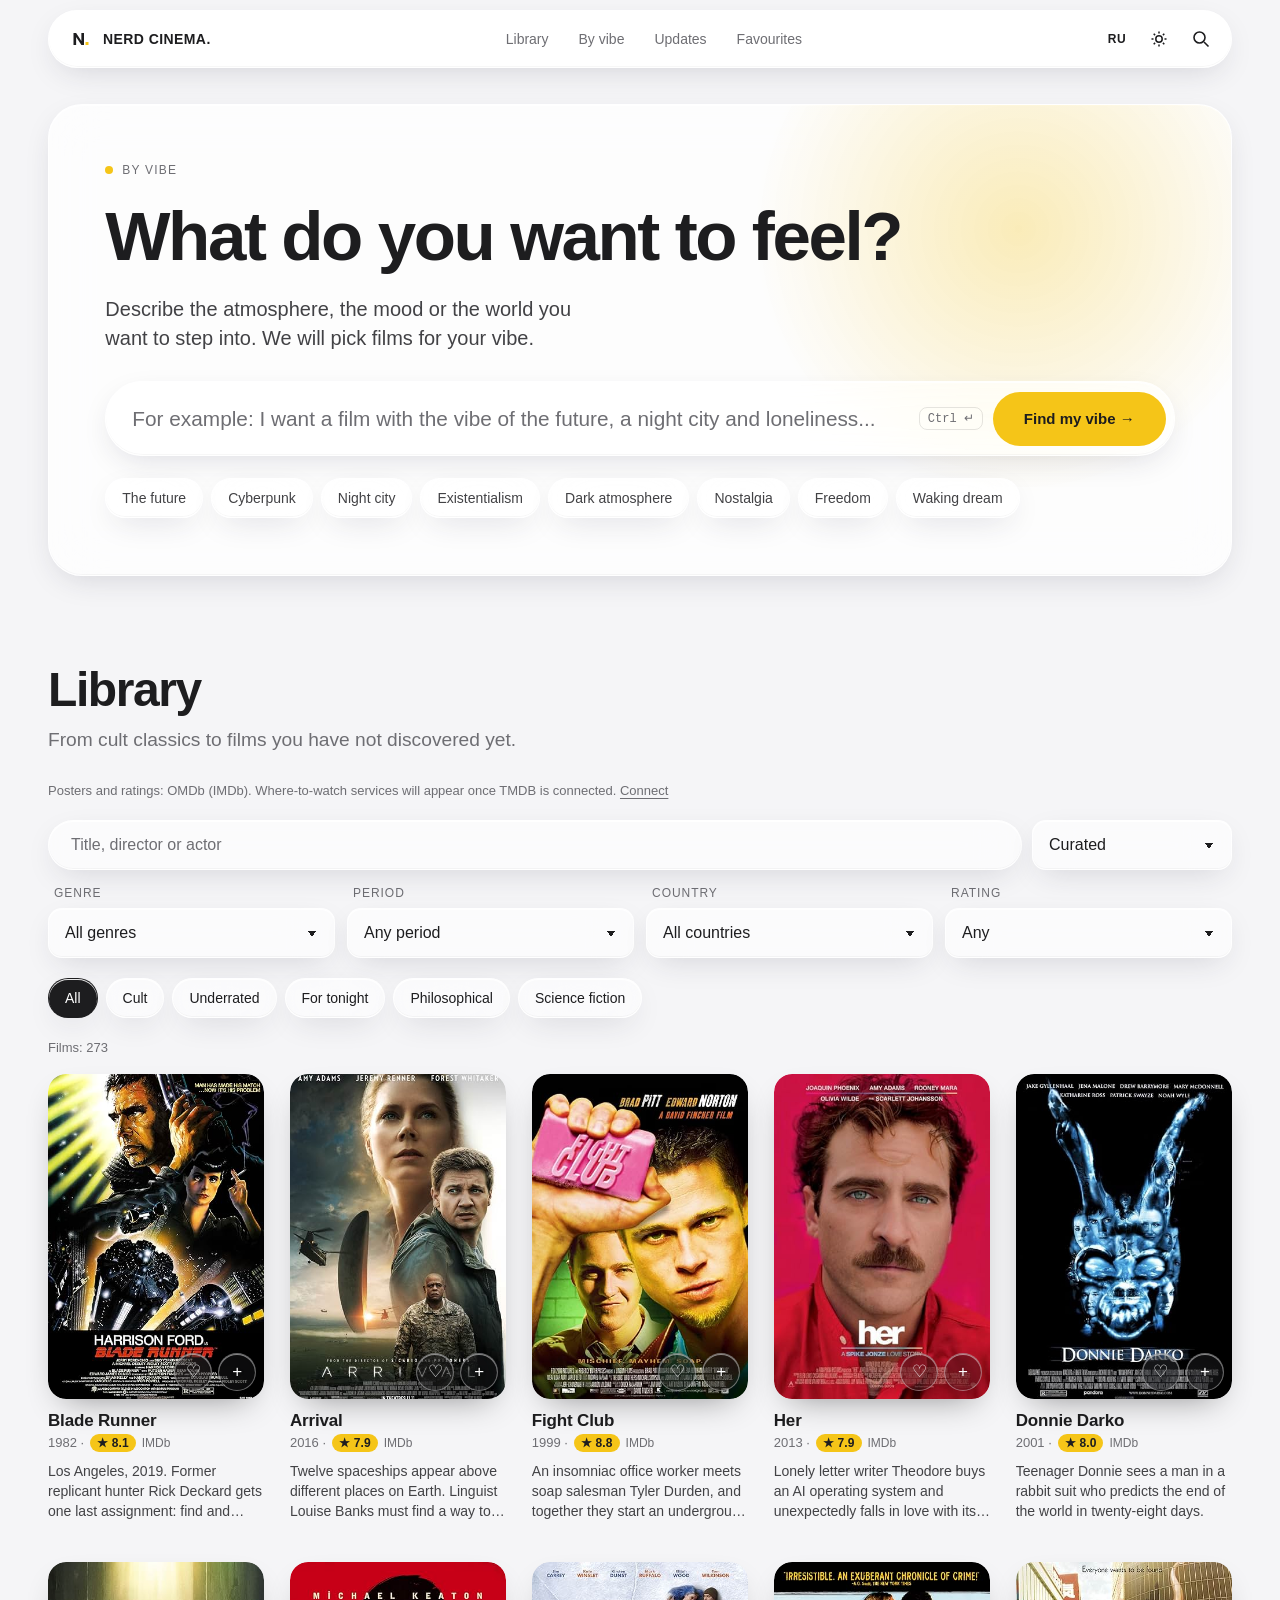
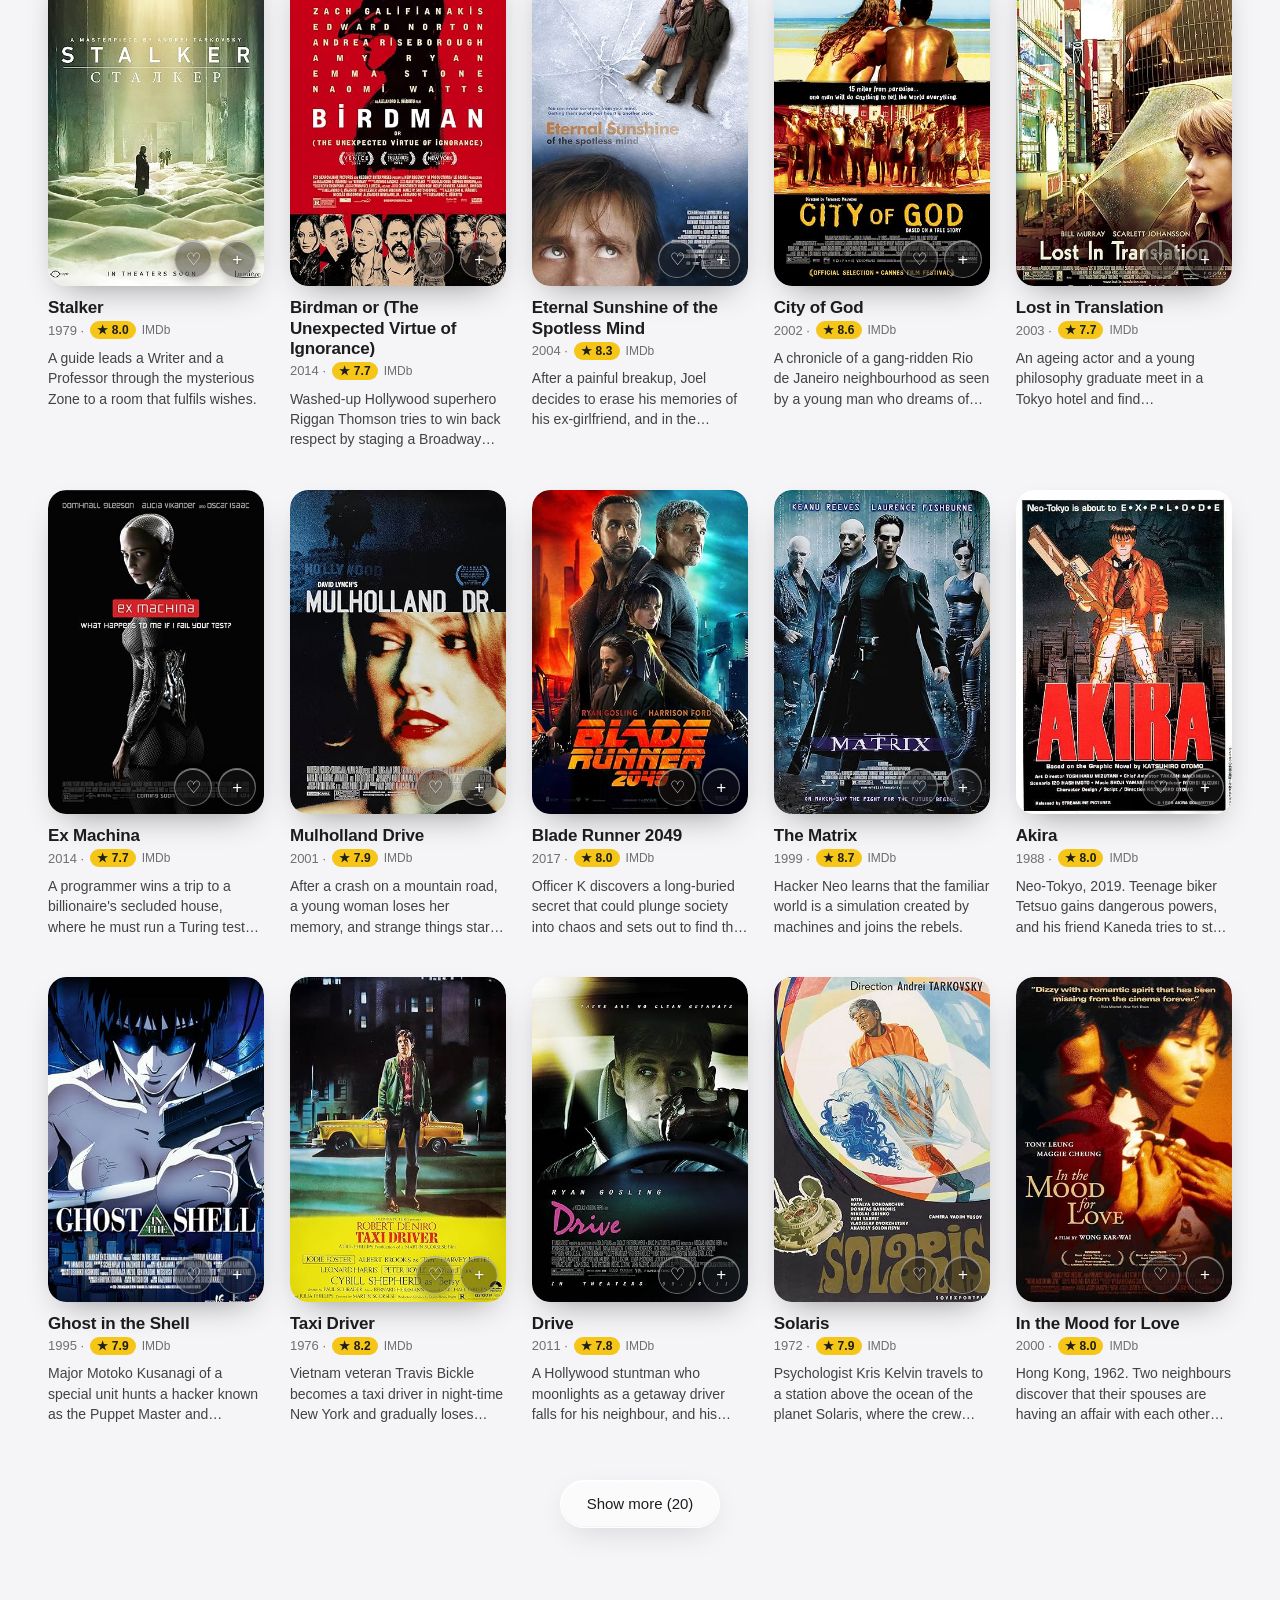
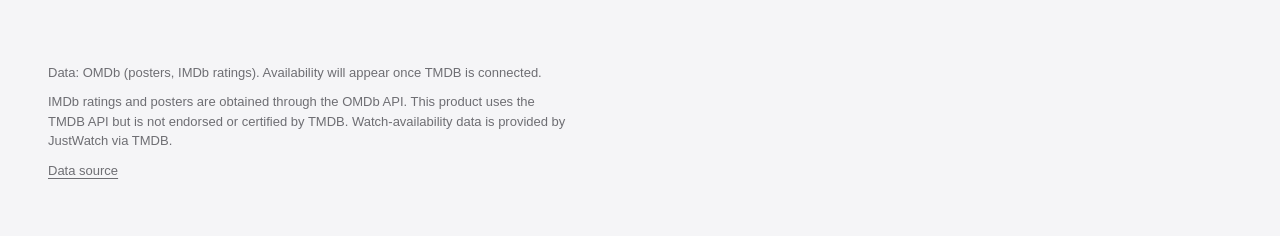
<file: film/index.html>
<!doctype html>
<html lang="ru">
<head>
  <meta charset="utf-8">
  <meta name="viewport" content="width=device-width, initial-scale=1">
  <title>NERD CINEMA. — библиотека фильмов и подбор по вайбу</title>
  <meta name="description" content="Каталог фильмов и подборки по настроению: опиши атмосферу — получи фильмы, которые её передают.">
  <meta name="theme-color" content="#fafaf8">
  <link rel="icon" href="assets/icons/favicon.svg" type="image/svg+xml">
  <link rel="icon" href="assets/icons/favicon-32.png" sizes="32x32" type="image/png">
  <link rel="apple-touch-icon" href="assets/icons/apple-touch-icon.png">
  <script>
  (function () {
    var t = null;
    try { t = localStorage.getItem("film:theme"); } catch (e) {}
    if (t !== "dark" && t !== "light") t = window.matchMedia && matchMedia("(prefers-color-scheme: dark)").matches ? "dark" : "light";
    document.documentElement.dataset.theme = t;
  })();
</script>
<link rel="preload" href="assets/posters.json" as="fetch" crossorigin>
<link rel="stylesheet" href="assets/styles.css">
</head>
<body>
<a class="skip" href="#library" data-i18n>К библиотеке</a>

<header class="top">
  <div class="top-row">
    <a class="brand" href="#/" data-i18n-attr="aria-label" aria-label="На главную">
      <svg class="mark" viewBox="0 0 64 64" width="24" height="24" aria-hidden="true"><path fill="currentColor" d="M12 16h7v32h-7zM33 16h7v32h-7zM12 16h7l21 32h-7z"/><path class="dot" d="M44 40h8v8h-8z"/></svg>
      <span data-brand>NERD CINEMA.</span>
    </a>
    <nav class="nav" aria-label="Основная навигация" data-i18n-attr="aria-label">
      <a href="#/library" data-nav="library" data-i18n>Библиотека</a>
      <a href="#/vibe" data-nav="vibe" data-i18n>По вайбу</a>
      <a href="#/updates" data-nav="updates" data-i18n>Обновления</a>
      <a href="#/favorites" data-nav="favorites"><span data-i18n>Избранное</span><span class="count" id="nav-count" hidden></span></a>
    </nav>
    <div class="tools">
      <button class="icon-btn lang-btn" type="button" data-act="lang" id="lang-btn" aria-label="English" title="English">EN</button>
      <button class="icon-btn theme-btn" type="button" data-act="theme" aria-label="Переключить тему" title="Переключить тему">
        <svg class="sun" width="18" height="18" viewBox="0 0 18 18" fill="none" stroke="currentColor" stroke-width="1.5" aria-hidden="true"><circle cx="9" cy="9" r="3.2"/><path d="M9 1.5v2M9 14.5v2M1.5 9h2M14.5 9h2M3.7 3.7l1.4 1.4M12.9 12.9l1.4 1.4M3.7 14.3l1.4-1.4M12.9 5.1l1.4-1.4"/></svg>
        <svg class="moon" width="18" height="18" viewBox="0 0 18 18" fill="none" stroke="currentColor" stroke-width="1.5" aria-hidden="true"><path d="M15 10.5A6.5 6.5 0 1 1 7.5 3a5.2 5.2 0 0 0 7.5 7.5z"/></svg>
      </button>
      <button class="icon-btn search-btn" type="button" data-act="focus-search" aria-label="Поиск по названию" data-i18n-attr="aria-label">
        <svg width="18" height="18" viewBox="0 0 18 18" fill="none" stroke="currentColor" stroke-width="1.6" aria-hidden="true"><circle cx="7.5" cy="7.5" r="5.5"/><path d="M12 12l4.5 4.5"/></svg>
      </button>
    </div>
    <div class="progress" id="progress" aria-hidden="true"></div>
  </div>
</header>

<main id="main">
  <div id="view-home">
    <section class="wrap vibe-section" id="vibe" aria-labelledby="vibe-h">
      <div class="vibe-box">
        <p class="eyebrow" data-i18n>По вайбу</p>
        <h1 id="vibe-h" data-i18n>Что ты хочешь почувствовать?</h1>
        <p class="lead" data-i18n>Опиши атмосферу, настроение или мир, в который хочешь погрузиться. Мы подберём фильмы под твой вайб.</p>
        <form id="vibe-form" class="vibe-form">
          <label class="sr" for="vibe-input" data-i18n>Опиши свой вайб</label>
          <div class="bar">
            <input id="vibe-input" type="text" maxlength="400" autocomplete="off" data-i18n-attr="placeholder" placeholder="Например: хочу фильм с вайбом будущего, ночного города и одиночества...">
            <kbd id="vibe-kbd" aria-hidden="true">Ctrl ↵</kbd>
            <button class="btn btn-primary" type="submit" data-i18n>Найти мой вайб →</button>
          </div>
        </form>
        <ul class="tags" id="vibe-tags" aria-label="Примеры запросов" data-i18n-attr="aria-label">
          <li><button type="button" data-i18n>Будущее</button></li>
          <li><button type="button" data-i18n>Киберпанк</button></li>
          <li><button type="button" data-i18n>Ночной город</button></li>
          <li><button type="button" data-i18n>Экзистенциальность</button></li>
          <li><button type="button" data-i18n>Мрачная атмосфера</button></li>
          <li><button type="button" data-i18n>Ностальгия</button></li>
          <li><button type="button" data-i18n>Свобода</button></li>
          <li><button type="button" data-i18n>Сон наяву</button></li>
        </ul>
      </div>
      <div id="vibe-results" class="vibe-results" aria-live="polite"></div>
    </section>

    <section class="wrap library" id="library" aria-labelledby="lib-h">
      <header class="sec-head">
        <h2 id="lib-h" data-i18n>Библиотека</h2>
        <p class="sub" data-i18n>От культовой классики до фильмов, которые ты ещё не открыл.</p>
      </header>
      <p class="note" id="demo-note"></p>

      <div class="toolbar">
        <div class="field grow">
          <label class="sr" for="f-q" data-i18n>Поиск по названию</label>
          <input id="f-q" type="search" data-i18n-attr="placeholder" placeholder="Название, режиссёр или актёр" autocomplete="off">
        </div>
        <button class="btn btn-ghost filters-toggle" type="button" id="filters-toggle" aria-expanded="false" aria-controls="filters" data-i18n>Фильтры</button>
        <div class="field sort">
          <label class="sr" for="f-sort" data-i18n>Сортировка</label>
          <select id="f-sort">
            <option value="default" data-i18n>Подборка</option>
            <option value="pop" data-i18n>По популярности</option>
            <option value="rating" data-i18n>По рейтингу</option>
            <option value="year-desc" data-i18n>Новее сначала</option>
            <option value="year-asc" data-i18n>Старше сначала</option>
          </select>
        </div>
      </div>

      <div class="filters" id="filters">
        <div class="field"><label for="f-genre" data-i18n>Жанр</label><select id="f-genre"></select></div>
        <div class="field"><label for="f-period" data-i18n>Период</label><select id="f-period"></select></div>
        <div class="field"><label for="f-country" data-i18n>Страна</label><select id="f-country"></select></div>
        <div class="field"><label for="f-rating" data-i18n>Рейтинг</label><select id="f-rating"></select></div>
      </div>

      <ul class="chips" id="cats" aria-label="Быстрые категории" data-i18n-attr="aria-label"></ul>

      <p class="count-line" id="count-line" aria-live="polite"></p>
      <div class="grid" id="grid"></div>
      <div class="more"><button class="btn btn-ghost" type="button" id="more" hidden>Показать ещё</button></div>

      <div id="ext" hidden>
        <h3 class="ext-h" data-i18n>Ещё из TMDB</h3>
        <div class="grid" id="ext-grid"></div>
      </div>
    </section>
  </div>

  <section class="wrap favorites" id="view-fav" hidden aria-labelledby="fav-h">
    <header class="sec-head">
      <h2 id="fav-h" data-i18n>Избранное</h2>
      <p class="sub" data-i18n>Всё, что ты сохранил. Данные хранятся только в этом браузере.</p>
    </header>
    <div class="tabs" role="tablist" aria-label="Списки" data-i18n-attr="aria-label">
      <button role="tab" id="tab-fav" aria-selected="true" data-tab="fav"><span data-i18n>Избранное</span> <span id="n-fav">0</span></button>
      <button role="tab" id="tab-later" aria-selected="false" data-tab="later"><span data-i18n>Посмотреть позже</span> <span id="n-later">0</span></button>
    </div>
    <div class="grid" id="fav-grid" role="tabpanel"></div>
  </section>
  <section class="wrap updates" id="view-updates" hidden aria-labelledby="upd-h">
    <header class="sec-head">
      <h2 id="upd-h" data-i18n>Обновления</h2>
      <p class="sub" data-i18n>Что нового в NERD CINEMA.</p>
    </header>
    <div class="contact" id="contact">
      <h3 data-i18n>Связь и ошибки</h3>
      <p data-i18n>Нашёл ошибку в данных или в работе сайта? Опиши её ниже: откроется заявка на GitHub, где ты сможешь проверить текст перед отправкой.</p>
      <form id="bug-form" class="bug-form">
        <label class="sr" for="bug-text" data-i18n>Что пошло не так</label>
        <textarea id="bug-text" rows="4" maxlength="1500" required data-i18n-attr="placeholder" placeholder="Что пошло не так? Например: у фильма неверный год или не открывается карточка"></textarea>
        <button class="btn btn-primary" type="submit" data-i18n>Сообщить об ошибке</button>
      </form>
      <p class="contact-links"><span data-i18n>Связаться:</span> <a href="https://github.com/sailxx" target="_blank" rel="noopener">GitHub · sailxx</a> · <a href="https://github.com/sailxx/sailxx.github.io/issues" target="_blank" rel="noopener" data-i18n>Все заявки</a></p>
    </div>
    <ol class="upd-list" id="upd-list"></ol>
  </section>
</main>

<footer class="foot">
  <div class="wrap foot-row">
    <p id="foot-status"></p>
    <p class="tmdb-note" data-i18n>Рейтинги IMDb и постеры получены через OMDb API. Этот продукт использует TMDB API, но не одобрен и не сертифицирован TMDB. Данные о доступности просмотра предоставлены JustWatch через TMDB.</p>
    <p><button class="link" type="button" data-act="open-settings" data-i18n>Источник данных</button></p>
  </div>
</footer>

<dialog id="film-dialog" class="film-dialog" aria-labelledby="film-title"></dialog>

<dialog id="settings-dialog" class="settings-dialog" aria-labelledby="set-h">
  <form method="dialog" class="settings" id="settings-form">
    <button class="close" value="cancel" aria-label="Закрыть" data-i18n-attr="aria-label">×</button>
    <h2 id="set-h" data-i18n>Источник данных</h2>
    <p class="status" id="set-status"></p>
    <p data-i18n>Постеры, рейтинги IMDb и актёры уже встроены в каталог (источник — OMDb) и работают без ключа. TMDB нужен для раздела «Где посмотреть» и свежих описаний; без него вместо сервисов просмотра показывается «Информация о доступности сейчас не найдена».</p>
    <p data-i18n>Чтобы подключить TMDB, вставь свой бесплатный ключ (API Read Access Token или API Key) из <a href="https://www.themoviedb.org/settings/api" target="_blank" rel="noopener">настроек TMDB</a>. Ключ сохраняется только в localStorage этого браузера и отправляется только на api.themoviedb.org.</p>
    <label for="key-input" data-i18n>Ключ TMDB</label>
    <input id="key-input" type="password" autocomplete="off" spellcheck="false" data-i18n-attr="placeholder" placeholder="eyJ… или 32 символа">
    <p class="error" id="set-error" role="alert"></p>
    <div class="row">
      <button class="btn btn-primary" type="submit" value="save" id="key-save" data-i18n>Подключить</button>
      <button class="btn btn-ghost" type="button" id="key-clear" data-i18n>Отключить</button>
    </div>
  </form>
</dialog>

<script src="assets/i18n.js"></script>
<script src="assets/config.js"></script>
<script src="assets/data.js"></script>
<script src="assets/data.en.js"></script>
<script src="assets/updates.js"></script>
<script src="assets/data.more.js"></script>
<script src="assets/data.series.js"></script>
<script src="assets/data.anime.js"></script>
<script src="assets/people.js"></script>
<script src="assets/vibe.js"></script>
<script src="assets/tmdb.js"></script>
<script src="assets/app.js"></script>
</body>
</html>
</file>
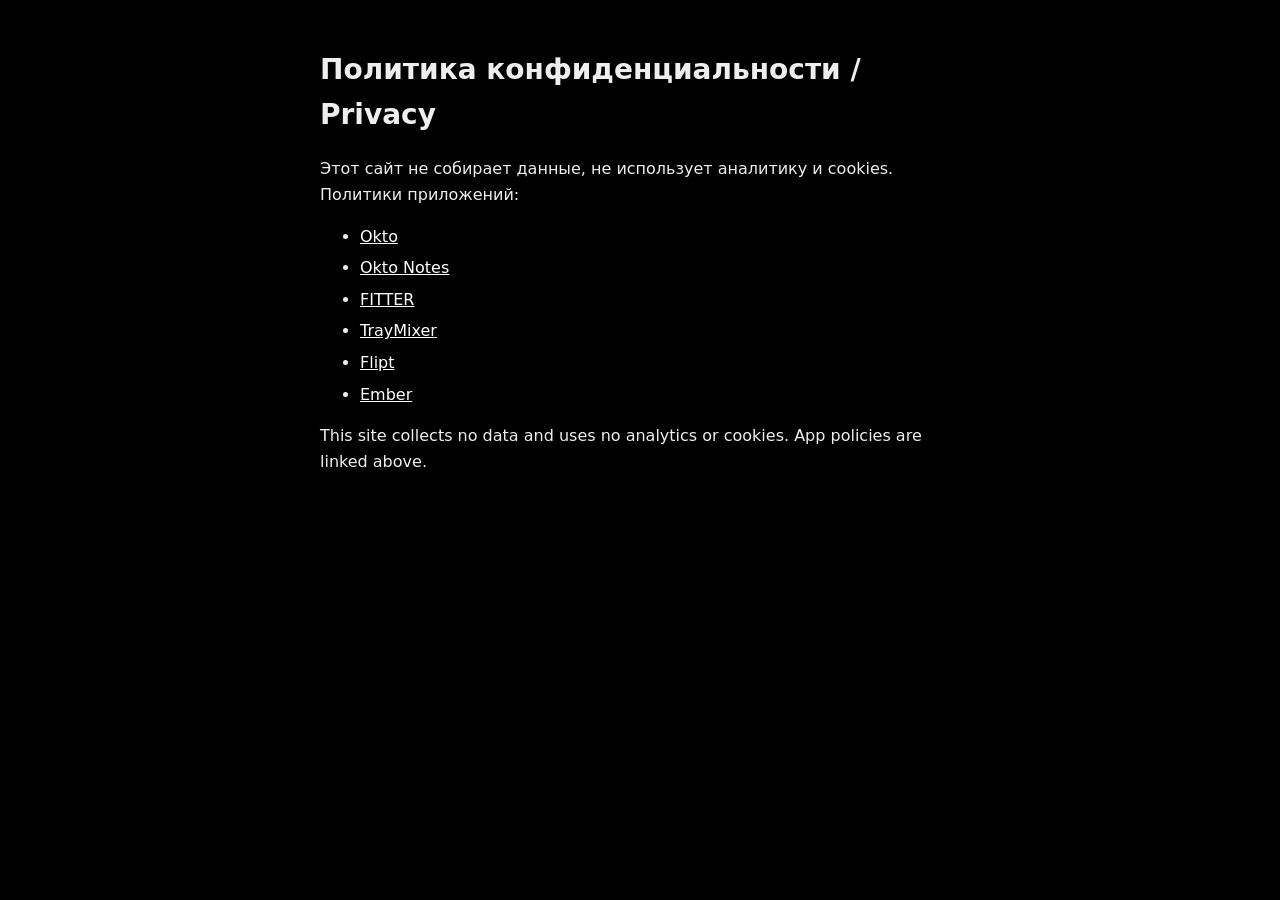
<file: privacy.html>
<!doctype html>
<html lang="ru"><head><meta charset="utf-8"><meta name="viewport" content="width=device-width,initial-scale=1"><title>Конфиденциальность — sailxx</title>
<style>body{background:#000;color:#eee;font:16px/1.6 system-ui,sans-serif;max-width:640px;margin:48px auto;padding:0 16px}a{color:#fff}h1{font-size:28px}li{margin:6px 0}</style></head>
<body><h1>Политика конфиденциальности / Privacy</h1>
<p>Этот сайт не собирает данные, не использует аналитику и cookies. Политики приложений:</p>
<ul>
<li><a href="https://github.com/sailxx/Okto/blob/main/PRIVACY.md">Okto</a></li>
<li><a href="https://github.com/sailxx/Okto-Notes/blob/main/PRIVACY.md">Okto Notes</a></li>
<li><a href="https://sailxx.github.io/FITTER-AI/privacy.html">FITTER</a></li>
<li><a href="https://github.com/sailxx/TrayMixer/blob/main/PRIVACY.md">TrayMixer</a></li>
<li><a href="https://github.com/sailxx/Flipt/blob/main/PRIVACY.md">Flipt</a></li>
<li><a href="https://github.com/sailxx/Ember/blob/main/PRIVACY.md">Ember</a></li>
</ul>
<p>This site collects no data and uses no analytics or cookies. App policies are linked above.</p></body></html>
</file>
<file: film/assets/styles.css>
/* NERD CINEMA. — минимализм в духе Apple и «жидкое стекло»: полупрозрачные поверхности, размытие фона, тонкие блики по краю. */
:root{
  color-scheme:light;
  --bg:#f5f5f7; --ink:#1d1d1f; --ink2:#424245; --mute:#6e6e73; --line:rgba(0,0,0,.1); --soft:rgba(0,0,0,.05);
  --accent:#f5c518; --on-accent:#1d1d1f;
  --glass:rgba(255,255,255,.58); --glass-strong:rgba(255,255,255,.74); --glass-edge:rgba(255,255,255,.8); --glass-line:rgba(0,0,0,.07);
  --glass-shadow:0 1px 0 rgba(255,255,255,.9) inset,0 -1px 0 rgba(0,0,0,.03) inset,0 10px 32px -10px rgba(40,40,60,.18);
  --field:rgba(255,255,255,.6); --plate-field:rgba(255,255,255,.72); --seg-on:#fff; --seg-shadow:0 1px 3px rgba(0,0,0,.14),0 0 0 .5px rgba(0,0,0,.04);
  --bar:rgba(255,255,255,.97); --btn-bg:#1d1d1f; --btn-ink:#fff; --err:#c4271c; --veil:rgba(20,20,30,.38); --spot:rgba(255,255,255,.75);
  --orb1:rgba(255,205,140,.55); --orb2:rgba(150,190,255,.5); --orb3:rgba(255,170,205,.38);
  --blur:26px; --rp:18px; --rc:14px;
  --max:1360px; --gut:clamp(16px,4vw,48px);
  --font:-apple-system,BlinkMacSystemFont,"SF Pro Display","SF Pro Text","Helvetica Neue","Segoe UI",Roboto,Inter,Arial,sans-serif;
}
:root[data-theme="dark"]{
  color-scheme:dark;
  --bg:#09090b; --ink:#f5f5f7; --ink2:#d2d2d7; --mute:#9a9aa1; --line:rgba(255,255,255,.14); --soft:rgba(255,255,255,.07);
  --glass:rgba(255,255,255,.07); --glass-strong:rgba(255,255,255,.1); --glass-edge:rgba(255,255,255,.2); --glass-line:rgba(255,255,255,.1);
  --glass-shadow:0 1px 0 rgba(255,255,255,.16) inset,0 -1px 0 rgba(255,255,255,.03) inset,0 14px 40px -12px rgba(0,0,0,.7);
  --field:rgba(255,255,255,.07); --plate-field:rgba(0,0,0,.34); --seg-on:rgba(255,255,255,.2); --seg-shadow:0 1px 3px rgba(0,0,0,.4);
  --bar:rgba(24,24,28,.97); --btn-bg:#f5f5f7; --btn-ink:#1d1d1f; --err:#ff8a80; --veil:rgba(0,0,0,.55); --spot:rgba(255,255,255,.14);
  --orb1:rgba(120,80,170,.42); --orb2:rgba(40,100,170,.38); --orb3:rgba(170,90,70,.26);
}
[hidden]{display:none!important}
*{box-sizing:border-box}
html{background:var(--bg);-webkit-text-size-adjust:100%;scroll-padding-top:96px}
html.lock{overflow:hidden}
body{margin:0;color:var(--ink);background:var(--bg);font:400 16px/1.5 var(--font);-webkit-font-smoothing:antialiased;min-height:100vh}
/* мягкий свет за стеклом */
body::before{content:"";position:fixed;inset:-25% -15%;z-index:-1;pointer-events:none;will-change:transform;
  background:radial-gradient(38% 34% at 18% 22%,var(--orb1),transparent 70%),radial-gradient(34% 32% at 82% 16%,var(--orb2),transparent 70%),radial-gradient(40% 36% at 68% 84%,var(--orb3),transparent 70%);
  animation:drift 44s ease-in-out infinite alternate}
@keyframes drift{from{transform:translate3d(-2%,-1%,0) scale(1)}to{transform:translate3d(3%,2%,0) scale(1.08)}}
a{color:inherit}
img{display:block;max-width:100%}
h1,h2,h3,p,ul{margin:0}
ul{padding:0;list-style:none}
button,input,select,textarea{font:inherit;color:inherit}
button{cursor:pointer}
:focus-visible{outline:2px solid var(--ink);outline-offset:3px;border-radius:6px}
.sr{position:absolute;width:1px;height:1px;overflow:hidden;clip:rect(0 0 0 0);white-space:nowrap}
.skip{position:absolute;left:-999px;top:8px;background:var(--btn-bg);color:var(--btn-ink);padding:8px 14px;border-radius:99px;z-index:100}
.skip:focus{left:8px}
.wrap{max-width:var(--max);margin:0 auto;padding:0 var(--gut)}
.mute{color:var(--mute)}
.small{font-size:13px}

/* ---------- стекло ---------- */
.top-row,.vibe-box,.btn-ghost,.tags button,.chips button,.tabs,.field select,.field input,.vibe-form .bar,.qbtn,.film-dialog,.settings-dialog,.icon-btn:hover,.close,.filters-toggle{
  -webkit-backdrop-filter:blur(var(--blur)) saturate(180%);backdrop-filter:blur(var(--blur)) saturate(180%)}
@supports not ((backdrop-filter:blur(1px)) or (-webkit-backdrop-filter:blur(1px))){
  :root{--glass:rgba(255,255,255,.92);--glass-strong:rgba(255,255,255,.96);--field:rgba(255,255,255,.95)}
  :root[data-theme="dark"]{--glass:rgba(40,40,46,.94);--glass-strong:rgba(44,44,50,.96);--field:rgba(40,40,46,.95)}
}

/* ---------- шапка ---------- */
.top{position:sticky;top:10px;z-index:30;padding:0 var(--gut);margin-top:10px}
.top::before{content:"";position:fixed;left:0;right:0;top:0;height:10px;background:var(--bg);z-index:-1;pointer-events:none}
.top-row{position:relative;max-width:var(--max);margin:0 auto;display:flex;align-items:center;gap:8px;min-height:56px;padding:6px 10px 6px 20px;border-radius:30px;background:var(--bar);border:1px solid var(--glass-edge);box-shadow:var(--glass-shadow)}
.brand{display:inline-flex;align-items:center;gap:10px;min-height:44px;font-weight:600;letter-spacing:.03em;font-size:14px;text-decoration:none;white-space:nowrap}
.mark{flex:none}
.mark .dot{fill:var(--accent)}
.nav{display:flex;gap:2px;margin:0 auto}
.nav a{font-size:14px;text-decoration:none;color:var(--mute);padding:0 14px;min-height:38px;display:inline-flex;align-items:center;gap:6px;border-radius:99px;transition:background .25s,color .25s}
.nav a:hover{color:var(--ink);background:var(--soft)}
.nav a[aria-current]{color:var(--ink);background:var(--seg-on);box-shadow:var(--seg-shadow)}
.count{font-size:11px;background:var(--accent);color:var(--on-accent);border-radius:99px;padding:0 6px;line-height:16px;font-weight:700}
.tools{display:flex;align-items:center;gap:2px}
.icon-btn{background:transparent;border:0;width:40px;height:40px;border-radius:50%;display:grid;place-items:center;color:var(--ink);transition:background .25s,transform .35s cubic-bezier(.16,.84,.24,1)}
.icon-btn:hover{background:var(--soft)}
.icon-btn:active{transform:scale(.92)}
.lang-btn{font-size:12px;font-weight:600;letter-spacing:.04em}
.theme-btn .moon{display:none}
:root[data-theme="dark"] .theme-btn .sun{display:none}
:root[data-theme="dark"] .theme-btn .moon{display:block}
.progress{position:absolute;left:24px;right:24px;bottom:2px;height:2px;border-radius:2px;background:var(--accent);transform:scaleX(0);transform-origin:0 50%;pointer-events:none}
@media (max-width:700px){
  html{scroll-padding-top:150px}
  .top-row{flex-wrap:wrap;border-radius:26px;padding:4px 8px 6px 16px;row-gap:0}
  .tools{margin-left:auto}
  .nav{order:3;width:100%;margin:0;justify-content:space-between;gap:0}
  .nav a{flex:1;justify-content:center;padding:0 6px;font-size:13.5px}
}

/* ---------- типографика ---------- */
.eyebrow{font-size:12px;letter-spacing:.1em;text-transform:uppercase;color:var(--mute);font-weight:500}
h1{font-size:clamp(2.2rem,5.4vw,4.4rem);line-height:1.04;font-weight:650;letter-spacing:-.035em}
h2{font-size:clamp(1.8rem,4vw,3rem);line-height:1.06;font-weight:650;letter-spacing:-.03em}
h3{font-size:12px;letter-spacing:.1em;text-transform:uppercase;font-weight:600;color:var(--mute)}
.lead{font-size:clamp(1rem,1.6vw,1.25rem);max-width:46ch;line-height:1.45;color:var(--ink2)}

/* ---------- кнопки ---------- */
.btn{display:inline-flex;align-items:center;justify-content:center;min-height:48px;padding:0 26px;background:var(--btn-bg);color:var(--btn-ink);border:1px solid transparent;border-radius:99px;text-decoration:none;font-size:15px;font-weight:500;transition:transform .35s cubic-bezier(.16,.84,.24,1),background .25s,opacity .25s}
.btn:hover{transform:scale(1.025)}
.btn:active{transform:scale(.97)}
.vibe-form .btn-primary,.settings .btn-primary{background:var(--accent);color:#1d1d1f;font-weight:600}
.vibe-form .btn-primary:hover{background:color-mix(in srgb,var(--accent) 88%,#fff)}
.btn-ghost{background:var(--glass);color:var(--ink);border-color:var(--glass-edge);box-shadow:var(--glass-shadow)}
.btn-ghost:hover{background:var(--glass-strong)}
.btn:disabled{opacity:.5;cursor:default;transform:none}
.link{background:none;border:0;padding:12px 4px;margin:-12px -4px;text-decoration:underline;text-underline-offset:3px;color:inherit}

/* ---------- плашка поиска по вайбу ---------- */
.vibe-box .eyebrow{display:flex;align-items:center;gap:9px}
.vibe-box .eyebrow::before{content:"";width:8px;height:8px;border-radius:50%;background:var(--accent);animation:live 2.6s ease-in-out infinite}
@keyframes live{0%,100%{opacity:1;transform:scale(1)}50%{opacity:.35;transform:scale(.7)}}
.vibe-box::after{content:"";position:absolute;right:-6%;top:-34%;width:48%;aspect-ratio:1;border-radius:50%;pointer-events:none;z-index:0;background:radial-gradient(circle,color-mix(in srgb,var(--accent) 30%,transparent),transparent 66%);animation:orb 16s ease-in-out infinite alternate}
@keyframes orb{from{transform:translate3d(0,0,0) scale(1)}to{transform:translate3d(-14%,16%,0) scale(1.18)}}

.vibe-section{padding-top:clamp(18px,3vw,36px)}
.vibe-box{position:relative;overflow:hidden;display:grid;gap:clamp(14px,2vw,22px);padding:clamp(26px,4.4vw,64px);border-radius:34px;background:var(--glass-strong);border:1px solid var(--glass-edge);box-shadow:var(--glass-shadow)}
.vibe-box>*{position:relative;z-index:1}
.vibe-box::before{content:"";position:absolute;inset:0;z-index:0;pointer-events:none;opacity:0;transition:opacity .6s;background:radial-gradient(480px circle at var(--mx,70%) var(--my,30%),var(--spot),transparent 62%)}
.vibe-box:hover::before{opacity:1}
.vibe-form{margin-top:6px}
.vibe-form .bar{display:flex;align-items:center;gap:10px;background:var(--plate-field);border:1px solid var(--glass-edge);border-radius:99px;padding:8px 8px 8px 26px;box-shadow:var(--glass-shadow);transition:border-color .3s,box-shadow .3s}
.vibe-form .bar:focus-within{border-color:var(--accent);box-shadow:0 0 0 4px color-mix(in srgb,var(--accent) 28%,transparent)}
.vibe-form input{flex:1;min-width:0;border:0;background:none;outline:0;font-size:clamp(1.02rem,1.8vw,1.3rem);padding:13px 0;caret-color:var(--accent);text-overflow:ellipsis}
.vibe-form input::placeholder{color:var(--mute);text-overflow:ellipsis}
.vibe-form kbd{font:500 12px ui-monospace,SFMono-Regular,Menlo,Consolas,monospace;color:var(--mute);border:1px solid var(--line);border-radius:8px;padding:3px 8px;white-space:nowrap}
.vibe-form .btn{min-height:54px;white-space:nowrap;padding:0 30px}
.tags{display:flex;flex-wrap:wrap;gap:8px}
.tags button{background:var(--glass);border:1px solid var(--glass-edge);border-radius:99px;padding:0 16px;min-height:40px;font-size:14px;color:var(--ink2);box-shadow:var(--glass-shadow);transition:transform .3s cubic-bezier(.16,.84,.24,1),background .25s,color .25s}
.tags button:hover{transform:translateY(-2px);background:color-mix(in srgb,var(--accent) 24%,var(--glass-strong));border-color:var(--accent);color:var(--ink)}
.tags button:active{transform:scale(.96)}
@media (max-width:720px){.vibe-form kbd{display:none}}
@media (max-width:560px){.vibe-form .bar{flex-wrap:wrap;border-radius:28px;padding:8px}.vibe-form input{flex-basis:100%;padding:12px 14px}.vibe-form .btn{width:100%}}

.vibe-results:not(:empty){padding:clamp(32px,5vw,64px) 0 0;animation:rise .6s cubic-bezier(.16,.84,.24,1)}
.vibe-head{display:grid;gap:12px;margin-bottom:28px}
.logic{font-size:13px;color:var(--mute);max-width:70ch}
.vibe-actions{display:flex;gap:12px;flex-wrap:wrap;margin-top:34px}
.reason{margin-top:10px;padding-top:10px;border-top:1px solid var(--line);font-size:13px;line-height:1.45;color:var(--ink2)}
.reason-k{color:var(--mute);margin-bottom:4px}
.reason b{font-weight:500;color:var(--ink)}
.reason b.strong{font-weight:650;box-shadow:inset 0 -.4em 0 color-mix(in srgb,var(--accent) 55%,transparent)}
@keyframes rise{from{opacity:0;transform:translateY(8px)}to{opacity:1;transform:none}}

/* ---------- библиотека ---------- */
.library,.favorites{padding-top:clamp(44px,7vw,96px);padding-bottom:clamp(48px,8vw,112px)}
.sec-head{display:grid;gap:10px;margin-bottom:26px}
.sub{color:var(--mute);font-size:clamp(1rem,1.6vw,1.2rem)}
.note{font-size:13px;color:var(--mute);margin-bottom:20px}
.toolbar{display:flex;gap:10px;align-items:end;flex-wrap:wrap}
.field{display:grid;gap:6px;min-width:0}
.field label{font-size:12px;letter-spacing:.08em;text-transform:uppercase;color:var(--mute);padding-left:6px}
.field.grow{flex:1 1 280px}
.field input,.field select{width:100%;height:50px;background:var(--field);border:1px solid var(--glass-edge);border-radius:var(--rc);padding:0 16px;appearance:none;-webkit-appearance:none;box-shadow:var(--glass-shadow);transition:border-color .25s,box-shadow .25s}
.field input[type=search]{border-radius:99px;padding:0 22px}
.field input:focus,.field select:focus{outline:0;border-color:var(--ink)}
.field select{background-image:linear-gradient(45deg,transparent 50%,var(--ink) 50%),linear-gradient(135deg,var(--ink) 50%,transparent 50%);background-position:calc(100% - 22px) 22px,calc(100% - 17px) 22px;background-size:5px 5px;background-repeat:no-repeat;padding-right:40px}
.field select:disabled{color:var(--mute);opacity:.6}
.field input::placeholder{color:var(--mute)}
.field select option{color:#1d1d1f;background:#fff}
.sort{width:200px}
.filters{display:grid;grid-template-columns:repeat(4,1fr);gap:12px;margin-top:14px}
.filters-toggle{display:none;min-height:50px}
.chips{display:flex;flex-wrap:wrap;gap:8px;margin:20px 0 8px}
.chips button{background:var(--glass);border:1px solid var(--glass-edge);border-radius:99px;min-height:40px;padding:0 16px;font-size:14px;box-shadow:var(--glass-shadow);transition:background .25s,color .25s,transform .3s cubic-bezier(.16,.84,.24,1)}
.chips button:hover{background:var(--glass-strong);transform:translateY(-1px)}
.chips button[aria-pressed=true]{background:var(--btn-bg);color:var(--btn-ink);border-color:transparent}
.count-line{font-size:13px;color:var(--mute);margin:20px 0 16px;min-height:20px}
@media (max-width:900px){.filters{grid-template-columns:repeat(2,1fr)}}
@media (max-width:640px){
  .filters-toggle{display:inline-flex}
  .filters{display:none}
  .filters.open{display:grid}
  .sort{width:100%;flex:1 1 140px}
  .toolbar .grow{flex-basis:100%}
  .filters-toggle{flex:1 1 120px}
}

/* ---------- сетка и карточка ---------- */
.grid{display:grid;grid-template-columns:repeat(auto-fill,minmax(210px,1fr));gap:40px clamp(16px,2vw,28px)}
@media (max-width:640px){.grid{grid-template-columns:repeat(2,1fr);gap:30px 14px}}
@media (min-width:1700px){.grid{grid-template-columns:repeat(auto-fill,minmax(240px,1fr))}}
.vibe-grid{grid-template-columns:repeat(auto-fill,minmax(250px,1fr))}
@media (max-width:640px){
  .vibe-grid{grid-template-columns:1fr;gap:28px}
  .vibe-grid .card{display:grid;grid-template-columns:112px 1fr;column-gap:14px;align-items:start}
  .vibe-grid .poster-wrap{grid-column:1;grid-row:1/span 5;align-self:start}
  .vibe-grid .card>:not(.poster-wrap){grid-column:2}
  .vibe-grid .card-title{margin-top:0}
  .vibe-grid .qbtn{width:30px;height:30px;font-size:14px}
  .vibe-grid .quick{right:6px;bottom:6px;gap:4px}
}
.card{display:flex;flex-direction:column;min-width:0}
.poster-wrap{position:relative;border-radius:var(--rp);overflow:hidden;box-shadow:0 14px 34px -16px rgba(0,0,0,.45);transition:transform .5s cubic-bezier(.16,.84,.24,1),box-shadow .4s}
.poster{display:block;position:relative;aspect-ratio:2/3;background:var(--soft);overflow:hidden;border-radius:var(--rp);text-decoration:none}
.poster img{width:100%;height:100%;object-fit:cover}
.poster::after{content:"";position:absolute;inset:0;pointer-events:none;opacity:0;transition:opacity .35s;background:radial-gradient(circle at var(--sx,50%) var(--sy,50%),rgba(255,255,255,.3),transparent 52%)}
.poster:focus-visible{outline:3px solid var(--accent);outline-offset:-3px;box-shadow:inset 0 0 0 6px rgba(0,0,0,.5)}
.poster-wrap.tilt{transform:perspective(800px) rotateX(var(--rx,0deg)) rotateY(var(--ry,0deg)) scale(1.025);transition:transform .12s linear;z-index:2;box-shadow:0 26px 50px -20px rgba(0,0,0,.55)}
.poster-wrap.tilt .poster::after{opacity:1}
.ph{display:flex;flex-direction:column;justify-content:space-between;width:100%;height:100%;aspect-ratio:2/3;padding:14px;background:var(--soft);border-radius:var(--rp);color:var(--ink)}
.ph-t{color:var(--mute);font-size:clamp(.95rem,1.8vw,1.2rem);font-weight:600;letter-spacing:-.02em;line-height:1.1;word-break:break-word}
.ph-y{font-size:12px;color:var(--mute);letter-spacing:.1em}
.quick{position:absolute;right:8px;bottom:8px;display:flex;gap:6px}
.qbtn{width:38px;height:38px;border-radius:50%;background:rgba(24,24,28,.42);border:1px solid rgba(255,255,255,.38);color:#fff;font-size:17px;line-height:1;display:grid;place-items:center;box-shadow:0 1px 0 rgba(255,255,255,.5) inset,0 6px 16px -6px rgba(0,0,0,.5);text-shadow:0 1px 3px rgba(0,0,0,.35);transition:background .25s,transform .35s cubic-bezier(.16,.84,.24,1)}
.qbtn:hover{background:rgba(24,24,28,.62);transform:scale(1.08)}
.qbtn:active{transform:scale(.92)}
.qbtn[aria-pressed=true]{background:var(--accent);border-color:rgba(255,255,255,.7);color:var(--on-accent);text-shadow:none}
.qbtn:focus-visible{outline-offset:2px;outline-color:#fff;border-radius:50%}
.card-title{margin-top:12px;font-size:17px;line-height:1.2;font-weight:600;letter-spacing:-.01em;text-transform:none;color:var(--ink)}
.card-title a{text-decoration:none;background:linear-gradient(currentColor,currentColor) 0 100%/0 1px no-repeat;transition:background-size .3s}
.card-title a:hover{background-size:100% 1px}
.meta{display:flex;align-items:center;flex-wrap:wrap;gap:0 6px;font-size:13px;color:var(--mute);margin-top:2px}
.rt{display:inline-block;background:var(--accent);color:var(--on-accent);font-weight:700;font-size:12px;line-height:1;padding:3px 7px;border-radius:99px;letter-spacing:.01em}
.rt.big{font-size:20px;padding:6px 13px}
.src{font-size:12px;color:var(--mute)}
.desc{font-size:14px;margin-top:8px;line-height:1.45;display:-webkit-box;-webkit-line-clamp:3;-webkit-box-orient:vertical;overflow:hidden;color:var(--ink2)}
.cast{font-size:13px;margin-top:6px}
.avail{font-size:12px;margin-top:8px;color:var(--mute)}
.card .reason{margin-top:auto;padding-top:10px}
.card .desc + .reason{margin-top:12px}
.more{display:flex;justify-content:center;margin-top:56px}
.empty{color:var(--mute);grid-column:1/-1}
.empty-act{grid-column:1/-1}
.empty.big{padding:clamp(40px,8vw,96px) 0;display:grid;gap:12px;justify-items:start}
.empty-h{font-size:clamp(1.4rem,3vw,2rem);color:var(--ink);letter-spacing:-.02em;font-weight:600}
.ext-h{margin:72px 0 24px;padding-top:24px;border-top:1px solid var(--line)}

/* сегментированный переключатель */
.updates{padding-top:clamp(44px,7vw,96px);padding-bottom:clamp(48px,8vw,112px)}
.upd-list{list-style:none;margin:0;padding:0;display:grid;gap:14px;max-width:760px}
.upd{display:grid;grid-template-columns:150px 1fr;gap:6px 24px;padding:22px 24px;border-radius:20px;background:var(--glass);border:1px solid var(--glass-edge);box-shadow:var(--glass-shadow);-webkit-backdrop-filter:blur(18px);backdrop-filter:blur(18px)}
.upd time{color:var(--mute);font-size:14px;padding-top:3px}
.upd h3{margin:0 0 8px;font-size:18px}
.upd ul{margin:0;padding-left:18px;color:var(--ink2);display:grid;gap:6px}
@media (max-width:640px){.upd{grid-template-columns:1fr}}
.contact{max-width:760px;margin-bottom:44px;display:grid;gap:14px}
.contact h3{margin:0;font-size:22px}
.contact p{margin:0;color:var(--ink2)}
.bug-form{display:grid;gap:12px;justify-items:start}
.bug-form textarea{width:100%;padding:14px 16px;border-radius:18px;background:var(--glass);border:1px solid var(--glass-edge);color:var(--ink);resize:vertical;min-height:110px}
.contact-links a{color:var(--ink)}
.tabs{display:inline-flex;gap:2px;padding:4px;border-radius:99px;background:var(--glass);border:1px solid var(--glass-edge);box-shadow:var(--glass-shadow);margin-bottom:32px;flex-wrap:wrap;max-width:100%}
.tabs button{background:none;border:0;padding:0 18px;min-height:40px;color:var(--mute);border-radius:99px;transition:background .25s,color .25s}
.tabs button[aria-selected=true]{color:var(--ink);background:var(--seg-on);box-shadow:var(--seg-shadow)}
.tabs span{font-size:12px;margin-left:4px}

/* ---------- подвал ---------- */
.foot{padding:32px 0 56px;font-size:13px;color:var(--mute)}
.foot-row{display:grid;gap:10px;max-width:var(--max)}
.foot-row p{max-width:72ch}

/* ---------- окна ---------- */
dialog{border:0;padding:0;color:var(--ink)}
dialog::backdrop{background:var(--veil);-webkit-backdrop-filter:blur(10px);backdrop-filter:blur(10px)}
.film-dialog,.settings-dialog{background:var(--glass-strong);border:1px solid var(--glass-edge);box-shadow:0 40px 90px -30px rgba(0,0,0,.55),0 1px 0 rgba(255,255,255,.5) inset}
.film-dialog{width:min(1040px,calc(100% - 32px));max-width:none;max-height:calc(100dvh - 48px);margin:auto;overflow:auto;border-radius:34px;-webkit-backdrop-filter:blur(44px) saturate(190%);backdrop-filter:blur(44px) saturate(190%)}
.film{display:grid;grid-template-columns:minmax(0,320px) 1fr;gap:clamp(24px,4vw,56px);padding:clamp(20px,4vw,48px);position:relative}
.close{position:absolute;top:14px;right:14px;width:38px;height:38px;border-radius:50%;background:var(--glass);border:1px solid var(--glass-edge);font-size:22px;line-height:1;display:grid;place-items:center;z-index:2;box-shadow:var(--glass-shadow);transition:transform .3s cubic-bezier(.16,.84,.24,1),background .25s}
.close:focus-visible{outline-offset:2px;border-radius:50%}
.close:hover{background:var(--glass-strong);transform:rotate(90deg)}
.film-poster{align-self:start;position:sticky;top:0}
.poster-static{aspect-ratio:2/3;background:var(--soft);border-radius:24px;overflow:hidden;box-shadow:0 24px 50px -20px rgba(0,0,0,.5)}
.poster-static img{width:100%;height:100%;object-fit:cover}
.poster-static .ph{border-radius:24px}
.film-body{display:grid;gap:12px;align-content:start;min-width:0}
.film-body h2{font-size:clamp(1.8rem,4vw,3rem);padding-right:48px}
.film-body h3{margin-top:28px;padding-top:18px;border-top:1px solid var(--line)}
.orig{color:var(--mute);font-size:15px}
.orig:empty{display:none}
.facts{font-size:14px;color:var(--ink2)}
.rate{font-size:14px;margin-top:4px;display:flex;align-items:center;flex-wrap:wrap;gap:4px 10px}
.rate b{font-weight:700}
.actions{display:flex;gap:10px;flex-wrap:wrap;margin-top:8px}
.actions .btn{min-height:44px;padding:0 20px;font-size:14px}
.actions .btn[aria-pressed=true]{background:var(--btn-bg);color:var(--btn-ink)}
.tags-dark button{background:var(--glass);box-shadow:var(--glass-shadow)}
.film-body p{max-width:62ch}
.watch{display:grid;gap:14px}
.region{display:flex;align-items:center;gap:10px;font-size:13px;color:var(--mute)}
.region select{height:40px;width:auto;min-width:170px;color:var(--ink);background-color:var(--field);border:1px solid var(--glass-edge);border-radius:99px;padding:0 36px 0 16px;appearance:none;-webkit-appearance:none;background-image:linear-gradient(45deg,transparent 50%,var(--ink) 50%),linear-gradient(135deg,var(--ink) 50%,transparent 50%);background-position:calc(100% - 20px) 17px,calc(100% - 15px) 17px;background-size:5px 5px;background-repeat:no-repeat}
.wgroup{display:grid;gap:6px}
.wk{font-size:12px;letter-spacing:.08em;text-transform:uppercase;color:var(--mute)}
.wgroup ul{display:flex;flex-wrap:wrap;gap:8px}
.wgroup a{display:inline-block;padding:9px 16px;border-radius:99px;background:var(--glass);border:1px solid var(--glass-edge);box-shadow:var(--glass-shadow);text-decoration:none;font-size:14px;transition:background .25s,transform .3s}
.wgroup a:hover{background:var(--glass-strong);transform:translateY(-1px)}
.similar{display:grid;grid-template-columns:repeat(auto-fill,minmax(110px,1fr));gap:16px}
.similar a{display:grid;gap:4px;text-decoration:none}
.sim-p{display:block;aspect-ratio:2/3;background:var(--soft);overflow:hidden;border-radius:14px}
.sim-p img{width:100%;height:100%;object-fit:cover}
.sim-p .ph{padding:8px;border-radius:14px}
.sim-p .ph-t{font-size:12px}
.sim-t{font-size:13px;line-height:1.2;font-weight:600}
.sim-y{font-size:12px;color:var(--mute)}
@media (max-width:760px){
  .film-dialog{width:100%;max-width:none;max-height:none;height:100dvh;margin:0;border:0;border-radius:0}
  .film{grid-template-columns:1fr;padding-top:60px}
  .film-poster{position:static;max-width:240px}
}

.settings-dialog{width:min(520px,calc(100% - 32px));margin:auto;border-radius:30px;-webkit-backdrop-filter:blur(44px) saturate(190%);backdrop-filter:blur(44px) saturate(190%)}
.settings{display:grid;gap:14px;padding:34px;position:relative;font-size:14px;color:var(--ink2)}
.settings h2{font-size:1.8rem;color:var(--ink)}
.settings label{font-size:12px;letter-spacing:.08em;text-transform:uppercase;color:var(--mute)}
.settings input{height:50px;border:1px solid var(--glass-edge);background:var(--field);border-radius:16px;padding:0 16px;width:100%}
.settings input:focus{outline:0;border-color:var(--ink)}
.settings .row{display:flex;gap:10px;flex-wrap:wrap}
.settings .status{font-weight:600;color:var(--ink)}
.error{color:var(--err);min-height:1em}

/* ---------- движение ---------- */
.progress{will-change:transform}
.split .w{display:inline-block;overflow:hidden;vertical-align:top;padding:0 .04em .14em;margin:0 -.04em -.14em}
.split .w>span{display:inline-block}
.js-anim .split .w>span{transform:translateY(112%);transition:transform .9s cubic-bezier(.16,.84,.24,1) calc(var(--i,0)*80ms + 120ms)}
.js-anim .split.in .w>span{transform:none}
.js-anim .split.instant .w>span{transition:none}
.js-anim .sec-head{opacity:0;transform:translateY(14px);transition:opacity .7s ease,transform .8s cubic-bezier(.16,.84,.24,1)}
.js-anim .sec-head.in{opacity:1;transform:none}
/* карточки: мгновенно, лёгкое «проявление» с минимальной лесенкой */
.js-anim .card{opacity:0;transform:scale(.97) translateY(6px)}
.js-anim .card.seen{opacity:1;transform:none;transition:opacity .12s ease-out calc(var(--i,0)*5ms),transform .2s cubic-bezier(.2,.9,.3,1) calc(var(--i,0)*5ms)}
.qbtn.pop,.actions .btn.pop{animation:pop .55s cubic-bezier(.2,1.6,.4,1)}
@keyframes pop{0%{transform:scale(1)}35%{transform:scale(1.35)}100%{transform:scale(1)}}
.film-dialog[open]{animation:dlg .55s cubic-bezier(.16,.84,.24,1)}
.film-dialog[open]::backdrop{animation:fade .4s ease}
@keyframes dlg{from{opacity:0;transform:translateY(28px) scale(.985)}to{opacity:1;transform:none}}
@keyframes fade{from{opacity:0}to{opacity:1}}
.film-dialog[open] .poster-static{animation:curtain .9s cubic-bezier(.7,0,.15,1) .1s both}
@keyframes curtain{from{clip-path:inset(0 0 100% 0 round 24px)}to{clip-path:inset(0 round 24px)}}
.film-dialog[open] .film-body>*{animation:rise .6s cubic-bezier(.16,.84,.24,1) both}
.film-dialog[open] .film-body>*:nth-child(2){animation-delay:.05s}.film-dialog[open] .film-body>*:nth-child(3){animation-delay:.1s}.film-dialog[open] .film-body>*:nth-child(4){animation-delay:.15s}.film-dialog[open] .film-body>*:nth-child(5){animation-delay:.2s}.film-dialog[open] .film-body>*:nth-child(n+6){animation-delay:.26s}
/* смена темы: плавное перекрашивание без перезагрузки кадра */
html.theme-anim *,html.theme-anim *::before,html.theme-anim *::after{transition:background-color .5s ease,color .5s ease,border-color .5s ease,box-shadow .5s ease,fill .5s ease!important}

@media (prefers-reduced-motion:reduce){*,*::before,*::after{animation:none!important;transition:none!important;scroll-behavior:auto!important}}
</file>
